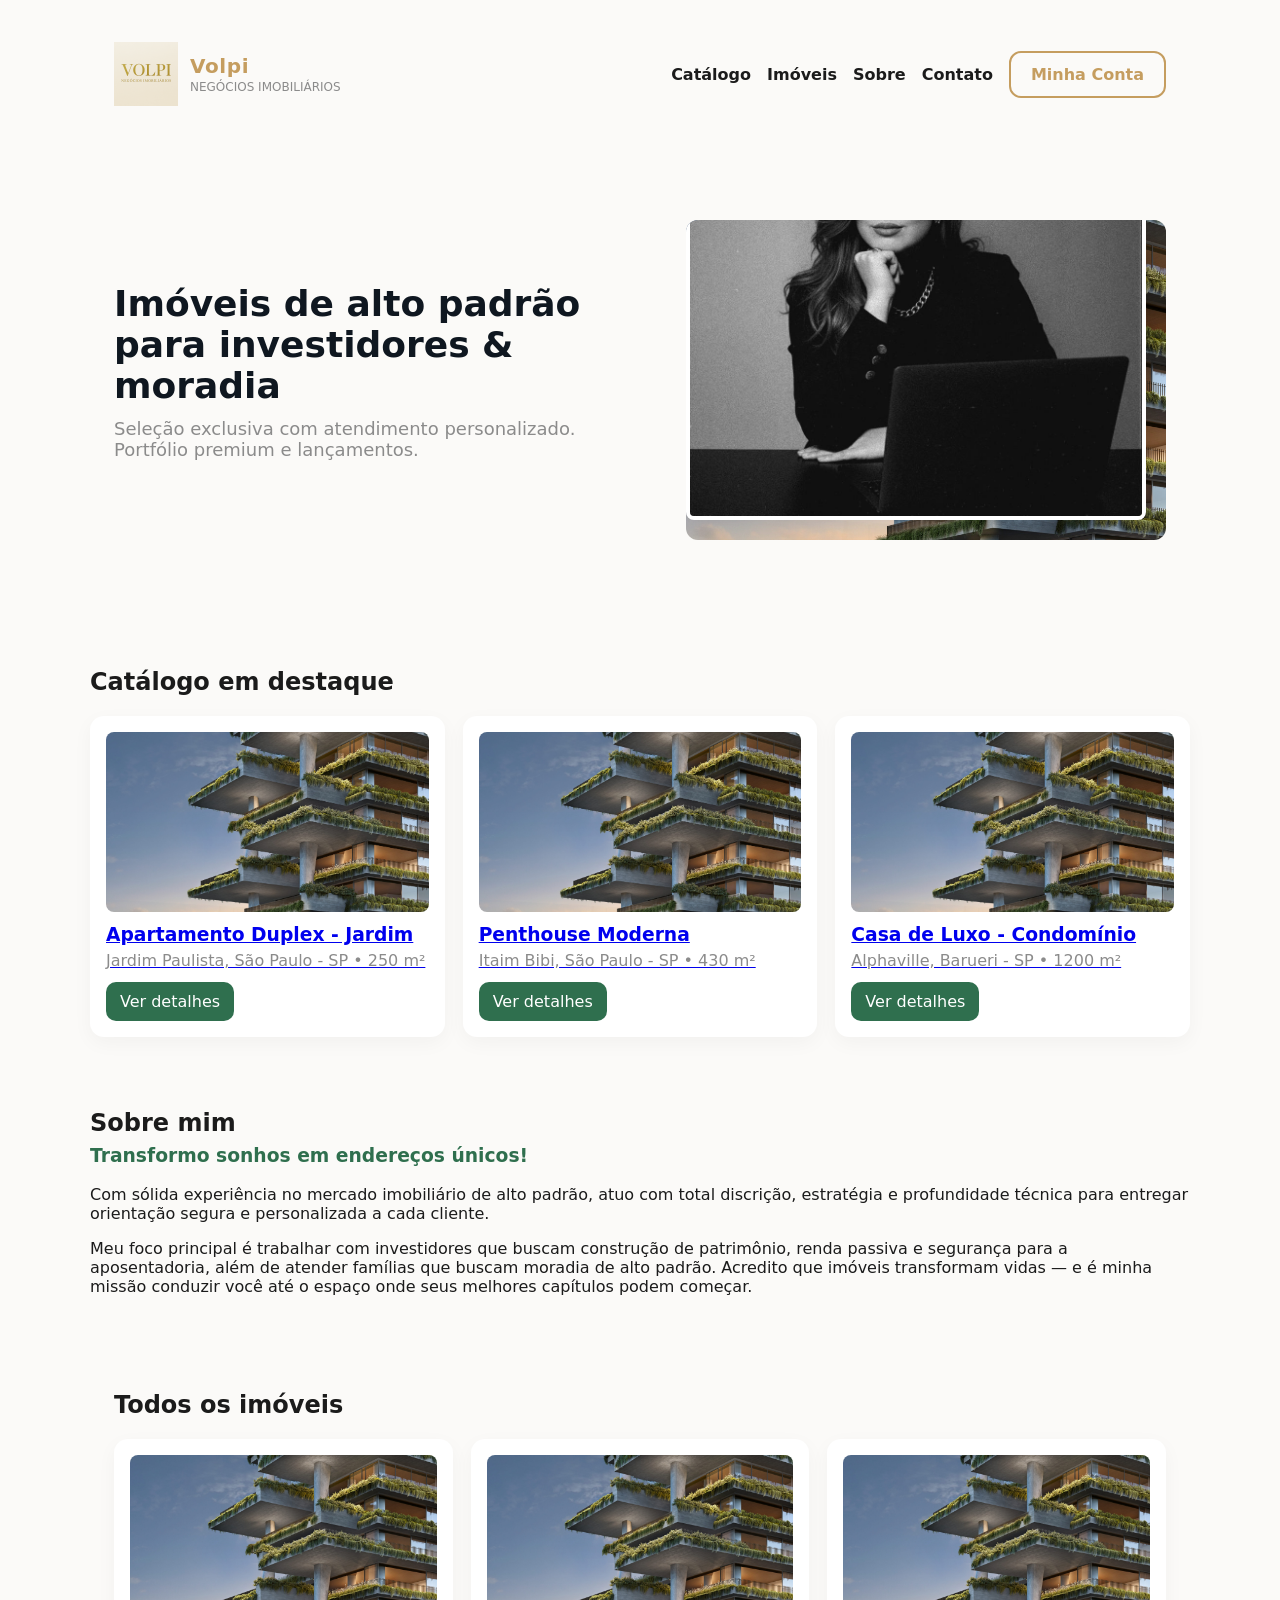
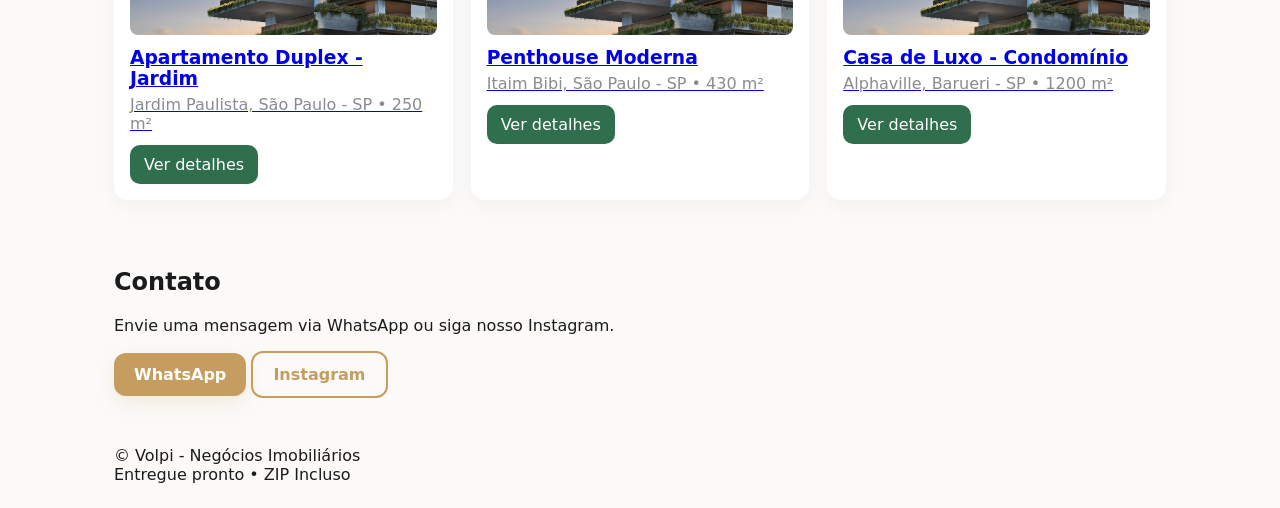
<file: index.html>
<!doctype html>
<html lang="pt-BR">
<head>
  <meta charset="utf-8" />
  <meta name="viewport" content="width=device-width,initial-scale=1" />
  <title>Volpi - Negócios Imobiliários</title>
  <link rel="stylesheet" href="styles.css" />
</head>
<body>
  <header class="site-header">
    <div class="container header-inner">
      <a class="brand" href="/">
        <img src="assets/logo.png" alt="Volpi - Negócios Imobiliários" class="logo" />
        <div class="brand-text">
          <div class="brand-title">Volpi</div>
          <div class="brand-sub">Negócios Imobiliários</div>
        </div>
      </a>
      <nav class="nav">
        <a class="nav-link" href="#catalogo">Catálogo</a>
        <a class="nav-link" href="#imoveis">Imóveis</a>
        <a class="nav-link" href="sobre/index.html">Sobre</a>
        <a class="nav-link" href="#contato">Contato</a>
        <a class="btn btn-outline account-btn" href="#minha-conta">Minha Conta</a>
      </nav>
    </div>
  </header>

  <main>
    <section class="hero">
      <div class="container hero-inner">
        <div class="hero-text">
          <h1 class="hero-title">Imóveis de alto padrão para investidores & moradia</h1>
          <p class="hero-sub">Seleção exclusiva com atendimento personalizado. Portfólio premium e lançamentos.</p>
        </div>
        <div class="hero-media">
          <div class="hero-banner">
            <img src="images/building.jpg" alt="Banner do prédio" />
            <div class="hero-overlay">
              <img src="images/user_photo.jpg" alt="Foto" class="hero-user"/>
            </div>
          </div>
        </div>
      </div>
    </section>

    <section id="catalogo" class="cards container">
      <h2>Catálogo em destaque</h2>
      <div id="featured-grid" class="card-grid"></div>
    </section>

    <section id="about-short" class="about container">
      <h2>Sobre mim</h2>
      <h3 class="about-tag">Transformo sonhos em endereços únicos!</h3>
      <p>Com sólida experiência no mercado imobiliário de alto padrão, atuo com total discrição, estratégia e profundidade técnica para entregar orientação segura e personalizada a cada cliente.</p>
      <p>Meu foco principal é trabalhar com investidores que buscam construção de patrimônio, renda passiva e segurança para a aposentadoria, além de atender famílias que buscam moradia de alto padrão. Acredito que imóveis transformam vidas — e é minha missão conduzir você até o espaço onde seus melhores capítulos podem começar.</p>
    </section>

    <section id="imoveis" class="container">
      <h2>Todos os imóveis</h2>
      <div id="all-grid" class="card-grid"></div>
    </section>

    <section id="contato" class="contact container">
      <h2>Contato</h2>
      <p>Envie uma mensagem via WhatsApp ou siga nosso Instagram.</p>
      <div class="contact-links">
        <a class="btn btn-primary" href="https://wa.me/5591999999999?text=Ol%C3%A1%2C%20quero%20informa%C3%A7%C3%B5es%20sobre%20im%C3%B3veis">WhatsApp</a>
        <a class="btn btn-outline" href="https://instagram.com/volpinegociosimobiliarios" target="_blank">Instagram</a>
      </div>
    </section>

    <footer class="site-footer">
      <div class="container footer-inner">
        <div>© Volpi - Negócios Imobiliários</div>
        <div class="social">Entregue pronto • ZIP Incluso</div>
      </div>
    </footer>
  </main>

  <script src="script.js"></script>
</body>
</html>
</file>
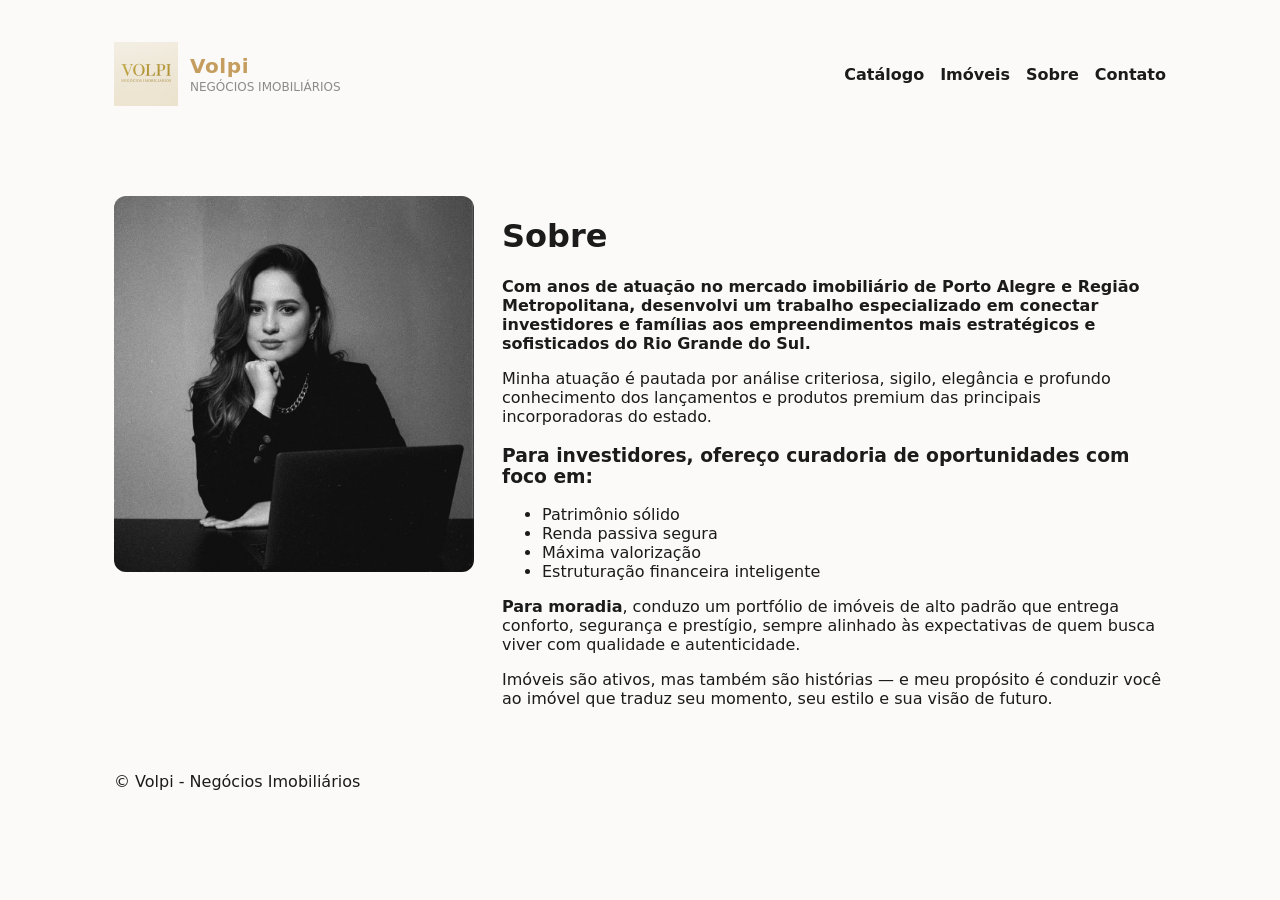
<file: sobre/index.html>
<!doctype html>
<html lang="pt-BR">
<head>
<meta charset="utf-8"/>
<meta name="viewport" content="width=device-width,initial-scale=1"/>
<title>Sobre — Volpi</title>
<link rel="stylesheet" href="../styles.css"/>
</head>
<body>
<header class="site-header">
  <div class="container header-inner">
    <a class="brand" href="../">
      <img src="../assets/logo.png" class="logo" alt="Volpi"/>
      <div class="brand-text"><div class="brand-title">Volpi</div><div class="brand-sub">Negócios Imobiliários</div></div>
    </a>
    <nav class="nav">
      <a class="nav-link" href="../#catalogo">Catálogo</a>
      <a class="nav-link" href="../#imoveis">Imóveis</a>
      <a class="nav-link" href="../sobre/index.html">Sobre</a>
      <a class="nav-link" href="../#contato">Contato</a>
    </nav>
  </div>
</header>

<main class="container about-full">
  <div class="about-grid">
    <div class="about-photo">
      <img src="../images/user_photo.jpg" alt="Sua foto profissional"/>
    </div>
    <div class="about-content">
      <h1>Sobre</h1>
      <p><strong>Com anos de atuação no mercado imobiliário de Porto Alegre e Região Metropolitana, desenvolvi um trabalho especializado em conectar investidores e famílias aos empreendimentos mais estratégicos e sofisticados do Rio Grande do Sul.</strong></p>
      <p>Minha atuação é pautada por análise criteriosa, sigilo, elegância e profundo conhecimento dos lançamentos e produtos premium das principais incorporadoras do estado.</p>
      <h3>Para investidores, ofereço curadoria de oportunidades com foco em:</h3>
      <ul>
        <li>Patrimônio sólido</li>
        <li>Renda passiva segura</li>
        <li>Máxima valorização</li>
        <li>Estruturação financeira inteligente</li>
      </ul>
      <p><strong>Para moradia</strong>, conduzo um portfólio de imóveis de alto padrão que entrega conforto, segurança e prestígio, sempre alinhado às expectativas de quem busca viver com qualidade e autenticidade.</p>
      <p>Imóveis são ativos, mas também são histórias — e meu propósito é conduzir você ao imóvel que traduz seu momento, seu estilo e sua visão de futuro.</p>
    </div>
  </div>
</main>

<footer class="site-footer">
  <div class="container footer-inner">
    <div>© Volpi - Negócios Imobiliários</div>
  </div>
</footer>
</body>
</html>
</file>
<file: styles.css>
:root{
  --bg: #fbfaf8;
  --text: #1b1b1b;
  --gold: #C59D5F;
  --green: #2F6F4E;
  --muted: #8b8b8b;
  --container: 1100px;
}
*{box-sizing:border-box}
body{font-family:Inter, system-ui, -apple-system, "Helvetica Neue", Arial; margin:0; color:var(--text); background:var(--bg); -webkit-font-smoothing:antialiased}
.container{max-width:var(--container); margin:0 auto; padding:24px}
.site-header{background:transparent; padding:18px 0}
.header-inner{display:flex; align-items:center; justify-content:space-between}
.brand{display:flex; align-items:center; gap:12px; text-decoration:none; color:inherit}
.logo{width:64px; height:64px}
.brand-title{font-weight:700; font-size:20px; color:var(--gold); letter-spacing:0.6px}
.brand-sub{font-size:12px; color:var(--muted); text-transform:uppercase; margin-top:2px}
.nav{display:flex; gap:16px; align-items:center}
.nav-link{color:var(--text); text-decoration:none; font-weight:600}
.account-btn{padding:8px 12px; border-radius:8px; border:1px solid rgba(0,0,0,0.06)}

/* Hero */
.hero{padding:48px 0;}
.hero-inner{display:flex; gap:32px; align-items:center; justify-content:space-between}
.hero-text{max-width:540px}
.hero-title{font-size:36px; margin:0 0 12px; color:#0f1720}
.hero-sub{font-size:18px; margin:6px 0 18px; color:var(--muted)}
.hero-ctas{display:flex; gap:12px}

/* hero banner with overlay user photo */
.hero-banner{position:relative; border-radius:12px; overflow:hidden; width:480px; height:320px}
.hero-banner img{width:100%; height:100%; object-fit:cover; display:block}
.hero-overlay{position:absolute; right:20px; bottom:20px}
.hero-user{width:120px; height:120px; object-fit:cover; border-radius:8px; border:4px solid white; box-shadow:0 8px 24px rgba(0,0,0,0.12)}

/* Cards */
.cards{padding:36px 0}
.card-grid{display:grid; grid-template-columns:repeat(auto-fit,minmax(260px,1fr)); gap:18px; margin-top:18px}
.card{background:white; border-radius:14px; padding:16px; box-shadow:0 6px 20px rgba(18,18,18,0.04); text-align:left}
.card img{width:100%; height:180px; object-fit:cover; border-radius:8px}
.card h3{margin:8px 0 6px}
.card p{color:var(--muted); margin:0 0 12px}

/* About short */
.about {padding:36px 0}
.about h2{margin:0 0 8px}
.about .about-tag{color:var(--green); font-weight:800; margin-top:6px}

/* About full */
.about-full .about-grid{display:grid; grid-template-columns:360px 1fr; gap:28px; align-items:start; margin-top:24px}
.about-photo img{width:100%; height:auto; border-radius:12px; object-fit:cover}

/* Property page */
.property-grid{display:grid; grid-template-columns:1fr 380px; gap:20px; align-items:start; margin-top:18px}
.gallery .main-img img{width:100%; height:420px; object-fit:cover; border-radius:10px}
.thumbs{display:flex; gap:8px; flex-wrap:wrap; margin-top:10px}
.thumbs .thumb{width:70px; height:70px; object-fit:cover; border-radius:6px; cursor:pointer; border:2px solid transparent}
.thumbs .thumb:hover{border-color:var(--gold)}

/* buttons */
.btn{display:inline-flex; align-items:center; justify-content:center; padding:12px 20px; border-radius:12px; text-decoration:none; font-weight:700}
.btn-primary{background:var(--gold); color:white; box-shadow:0 6px 18px rgba(197,157,95,0.18)}
.btn-ghost{background:transparent; border:2px solid rgba(0,0,0,0.06); color:var(--text)}
.btn-outline{background:transparent; border:2px solid var(--gold); color:var(--gold)}
.btn-card{background:var(--green); color:white; display:inline-block; padding:10px 14px; border-radius:10px}

/* responsive */
@media (max-width:900px){
  .hero-inner{flex-direction:column-reverse; text-align:center}
  .about-full .about-grid{grid-template-columns:1fr; padding:0 12px}
  .property-grid{grid-template-columns:1fr; padding:0 12px}
  .logo{width:56px;height:56px}
}
</file>
